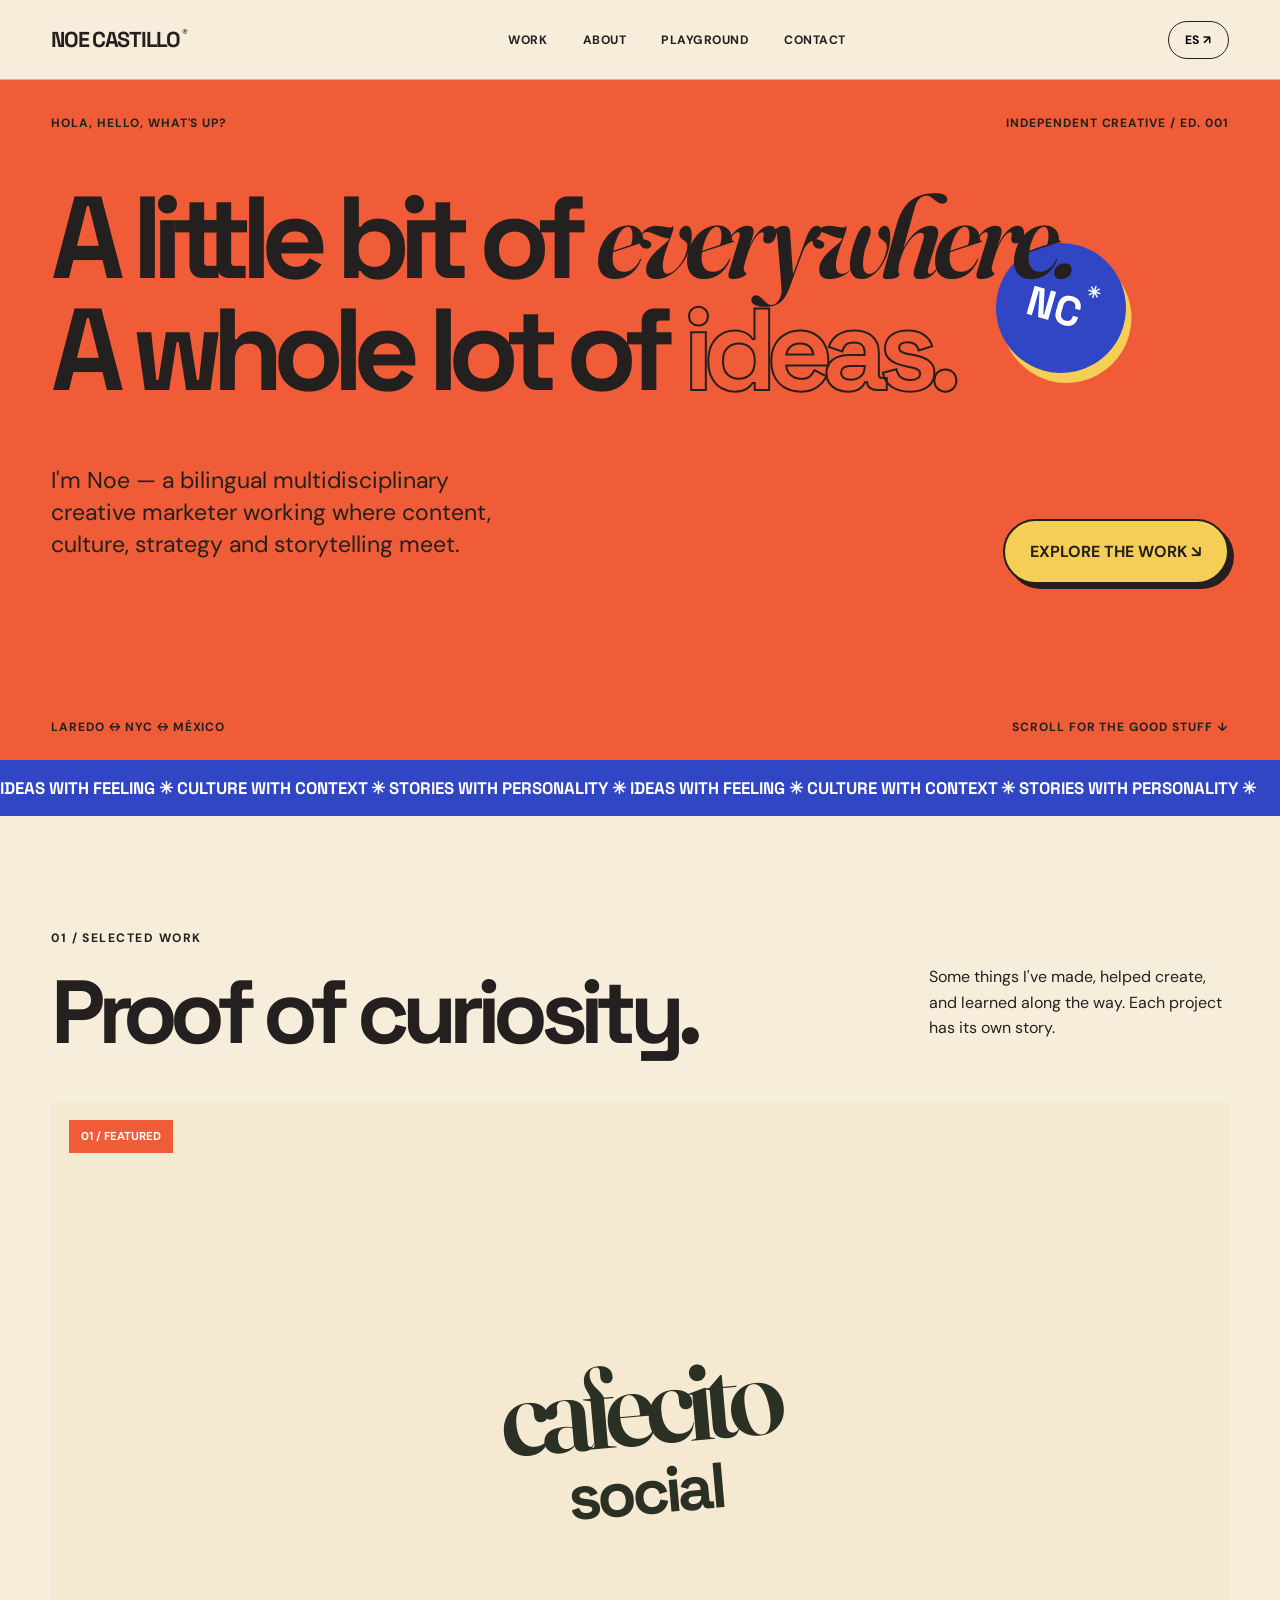
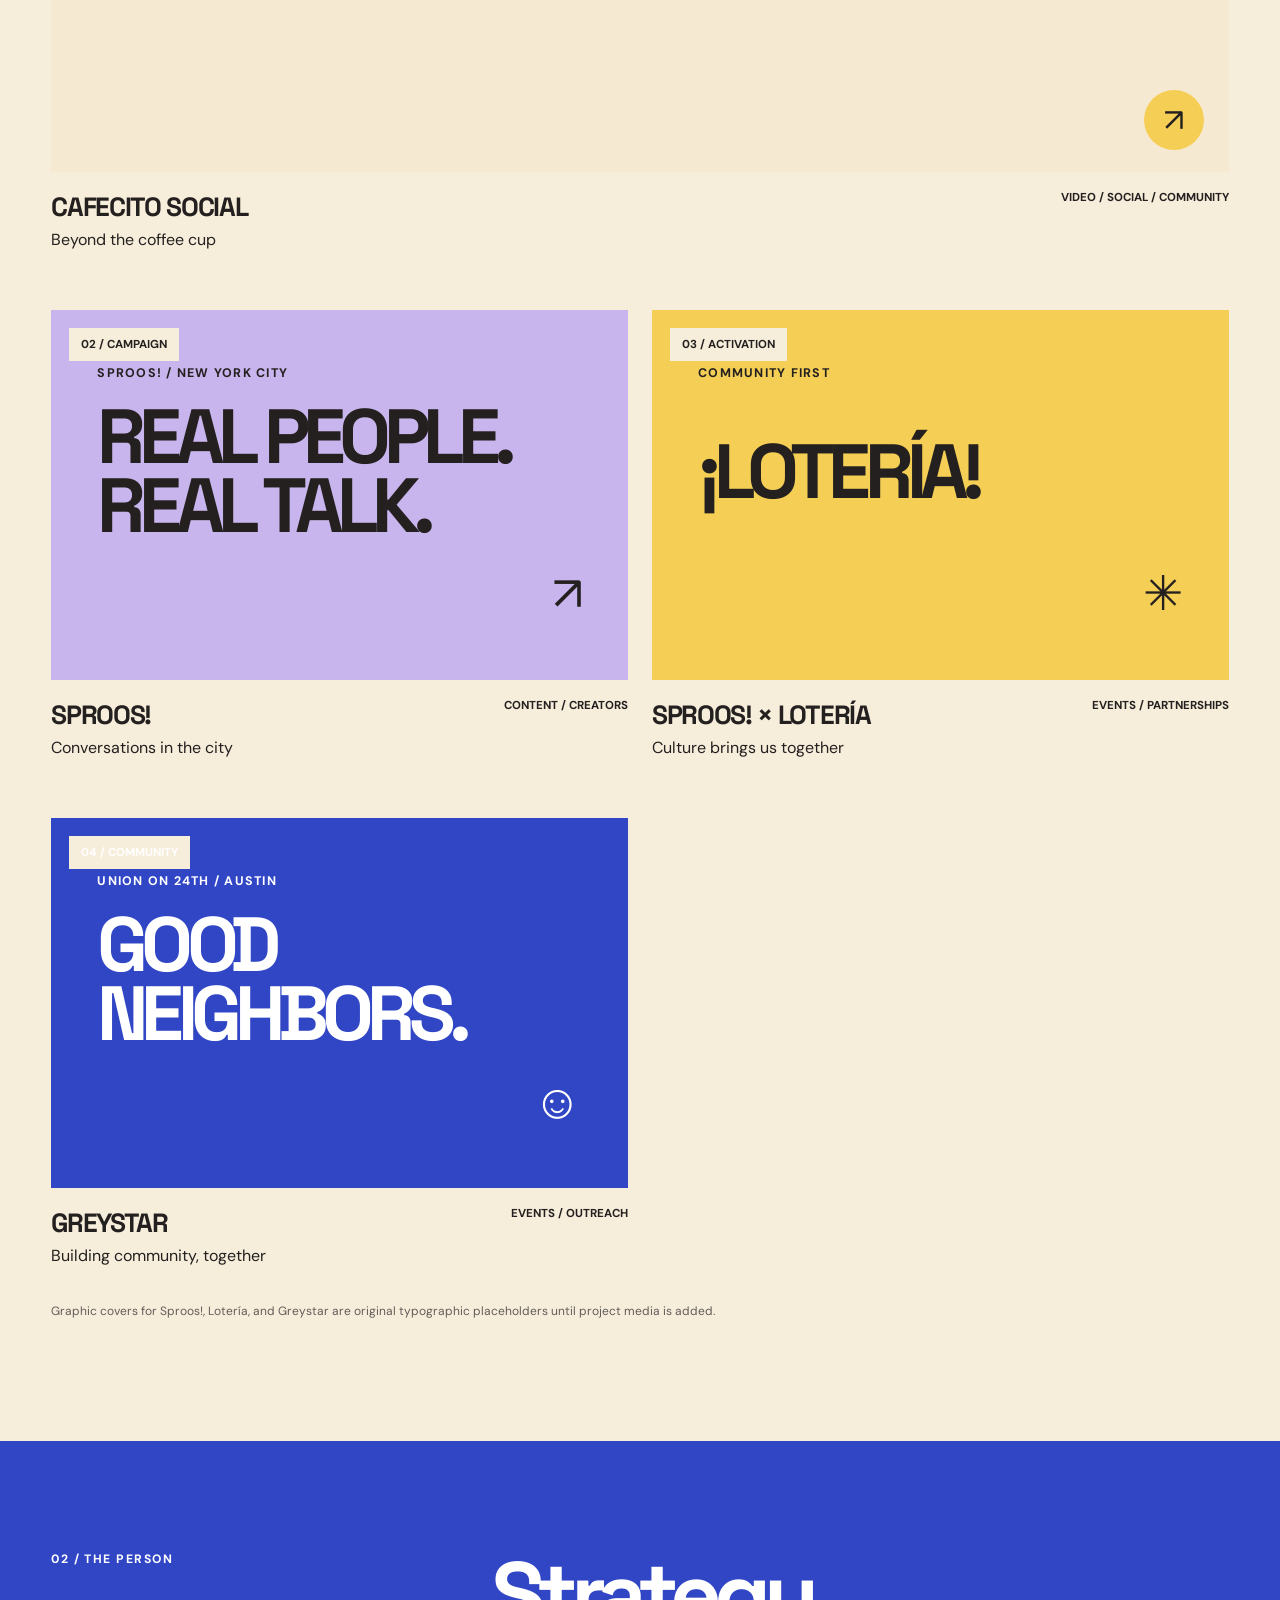
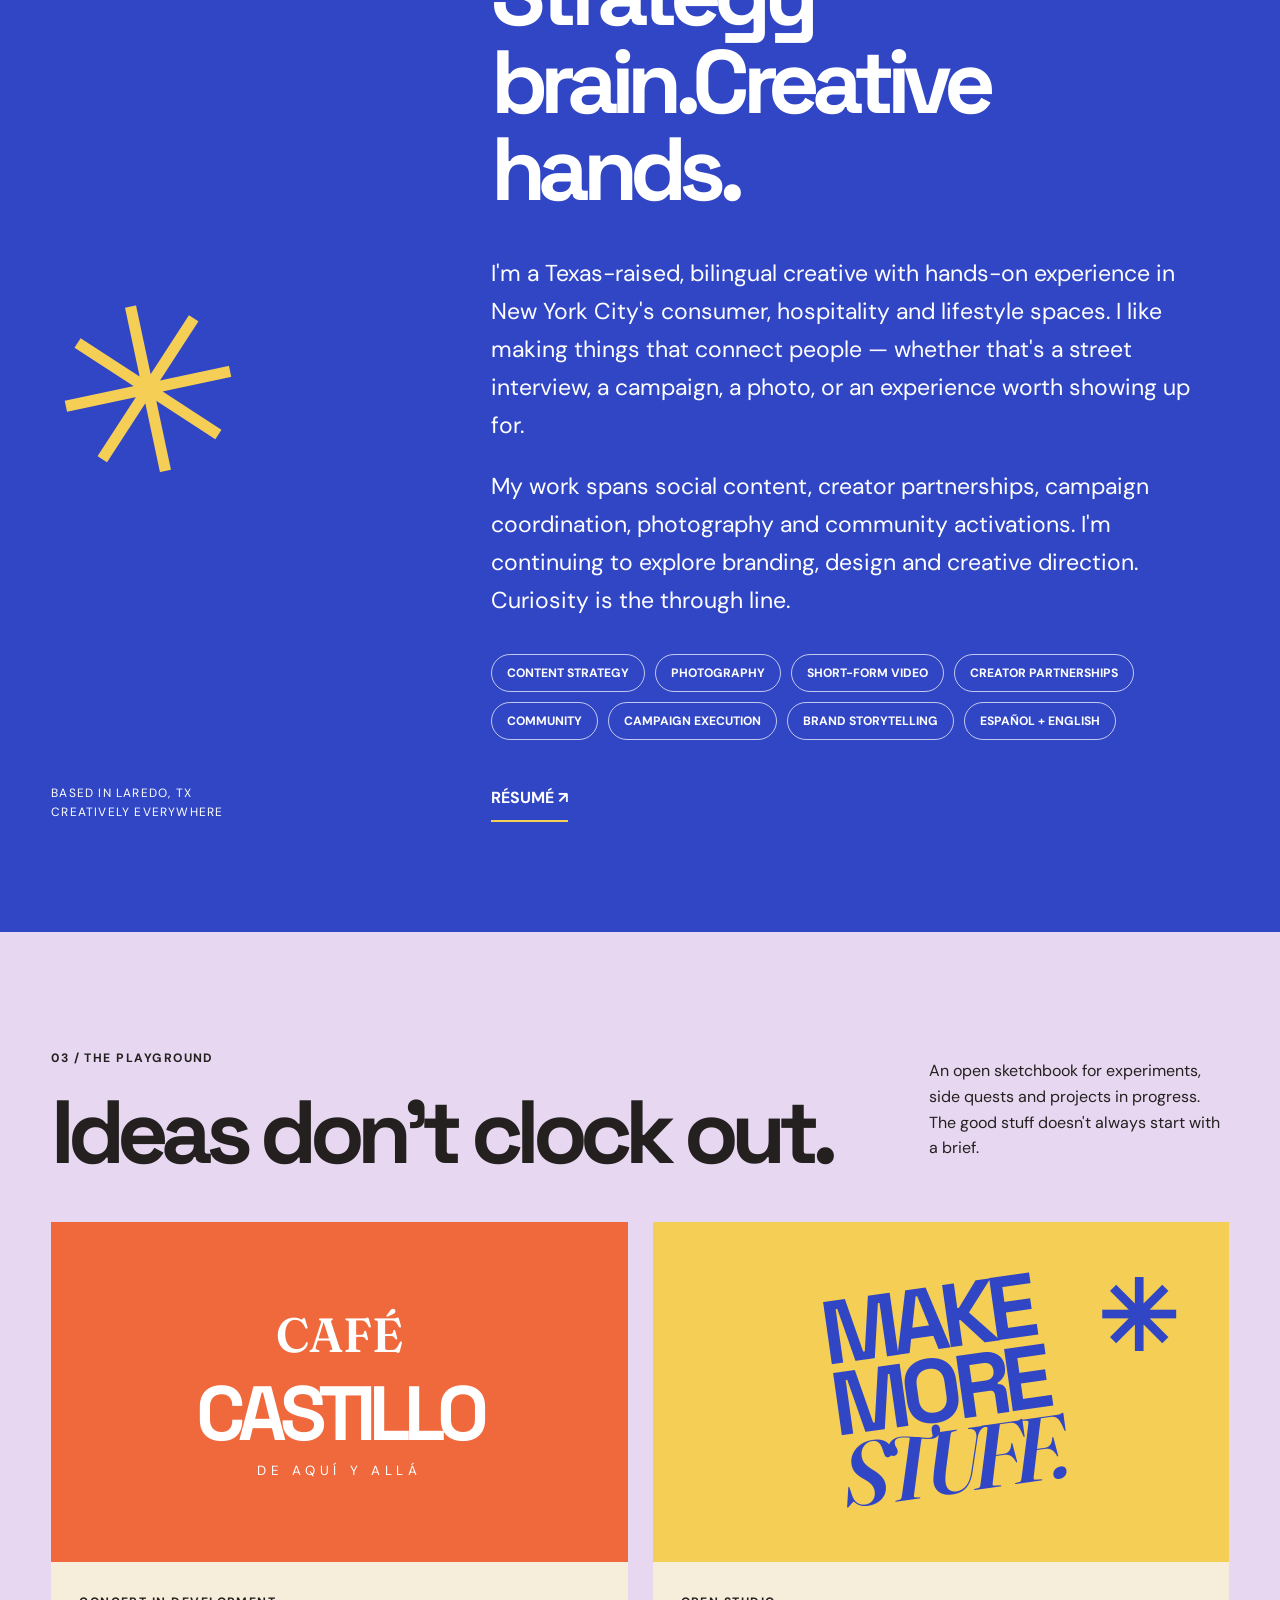
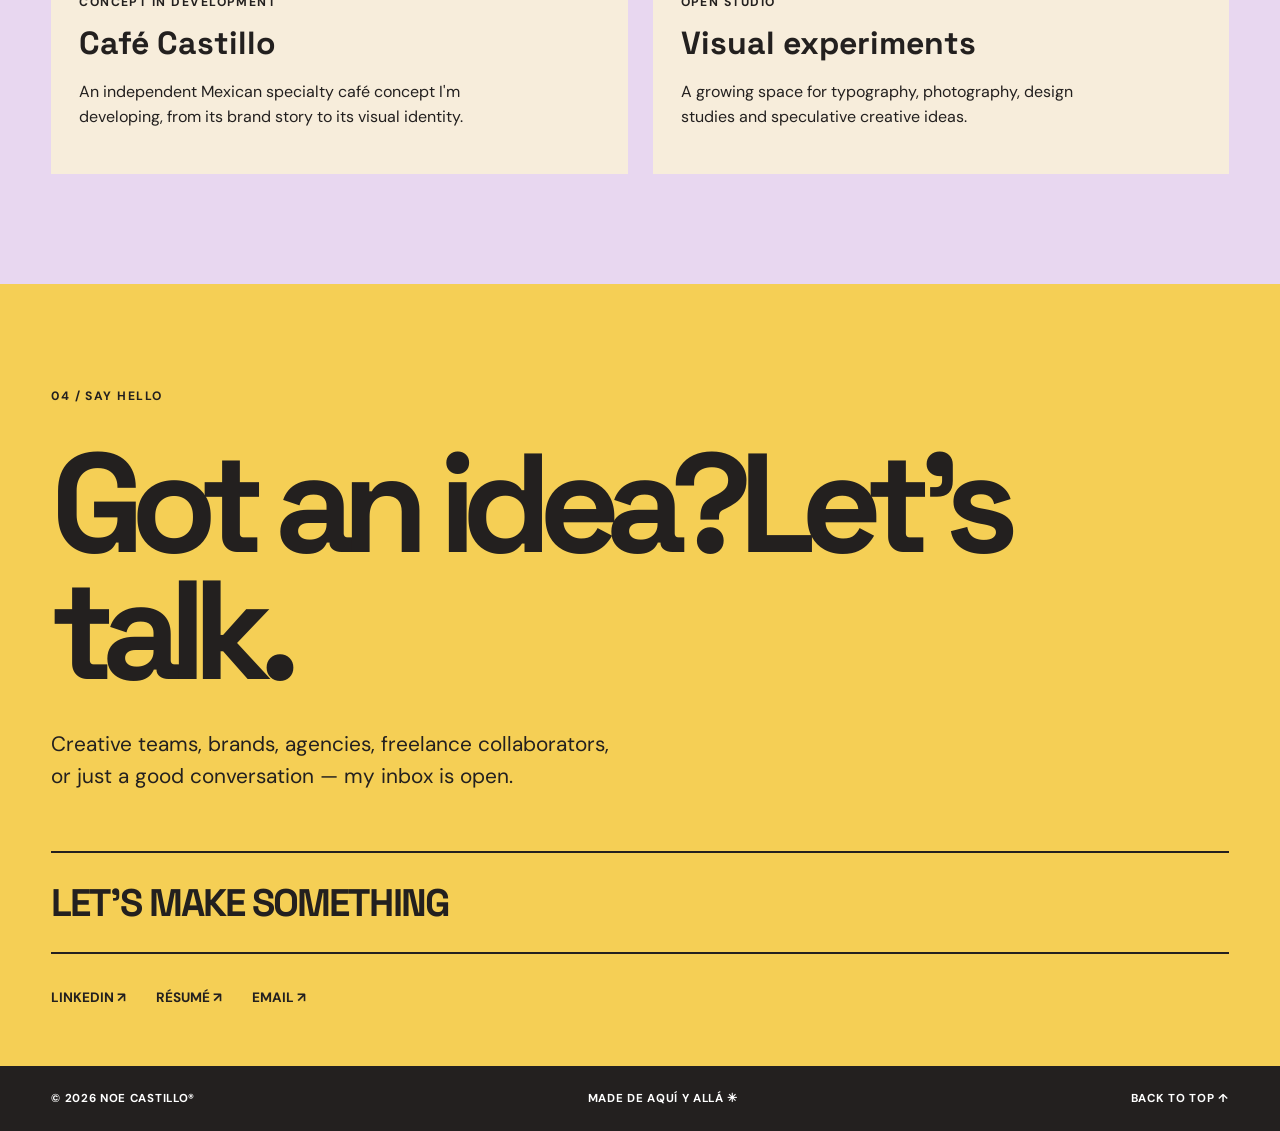
<file: index.html>
<!DOCTYPE html>

<html lang="en"><head><meta charset="utf-8"/><meta content="width=device-width, initial-scale=1" name="viewport"/><meta content="#f7eddb" name="theme-color"/><meta content="Noe Castillo — multidisciplinary creative marketer working across culture, content, strategy and storytelling." name="description"/><title>NOE CASTILLO® — Creative Marketer</title><link href="https://fonts.googleapis.com" rel="preconnect"/><link crossorigin="" href="https://fonts.gstatic.com" rel="preconnect"/><link href="https://fonts.googleapis.com/css2?family=DM+Sans:wght@400;500;600;700&amp;family=Fraunces:opsz,wght,SOFT,WONK@9..144,600,20,1&amp;family=Space+Grotesk:wght@400;500;600;700&amp;display=swap" rel="stylesheet"/><link href="styles.css" rel="stylesheet"/></head><body>
<a class="skip" href="#work">Skip to work</a><header class="nav"><a aria-label="Noe Castillo home" class="logo" href="#home">NOE CASTILLO<span>®</span></a><nav aria-label="Main navigation"><a data-i="navWork" href="#work">WORK</a><a data-i="navAbout" href="#about">ABOUT</a><a data-i="navPlay" href="#play">PLAYGROUND</a><a data-i="navContact" href="#contact">CONTACT</a></nav><button aria-label="Switch language" class="lang" id="lang">ES <span aria-hidden="true">↗</span></button></header>
<main><section class="hero" id="home"><div class="hero-top"><span class="eyebrow" data-i="heroTop">HOLA, HELLO, WHAT'S UP?</span><span class="edition">INDEPENDENT CREATIVE / ED. 001</span></div><h1><span data-i="hero1">A little bit of</span> <em data-i="hero2">everywhere.</em><br/><span data-i="hero3">A whole lot of</span> <span class="outlined" data-i="hero4">ideas.</span></h1><div class="hero-bottom"><p data-i="heroDesc">I'm Noe — a bilingual multidisciplinary creative marketer working where content, culture, strategy and storytelling meet.</p><a class="round-link" data-i="explore" href="#work">EXPLORE THE WORK <span>↘</span></a></div><div aria-hidden="true" class="hero-sticker">NC<span>✳</span></div><div class="hero-foot"><span>LAREDO ↔ NYC ↔ MÉXICO</span><span>SCROLL FOR THE GOOD STUFF ↓</span></div></section>
<div aria-hidden="true" class="ticker"><div>IDEAS WITH FEELING ✳ CULTURE WITH CONTEXT ✳ STORIES WITH PERSONALITY ✳ IDEAS WITH FEELING ✳ CULTURE WITH CONTEXT ✳ STORIES WITH PERSONALITY ✳</div></div>
<section class="section work" id="work"><div class="section-heading"><div><span class="kicker">01 / <span data-i="selected">SELECTED WORK</span></span><h2 data-i="workTitle">Proof of <em>curiosity.</em></h2></div><p data-i="workIntro">Some things I've made, helped create, and learned along the way. Each project has its own story.</p></div><div class="project-grid"><a class="project project-feature" href="cafecito.html"><div class="project-image cafecito"><div aria-label="Cafecito Social typographic cover" class="cafecito-wordmark"><span>cafecito</span><strong>social</strong></div><span class="corner-tag">01 / FEATURED</span><span class="project-arrow">↗</span></div><div class="project-meta"><div><h3>CAFECITO SOCIAL</h3><p data-i="cafeTag">Beyond the coffee cup</p></div><span data-i="cafeDisc">VIDEO / SOCIAL / COMMUNITY</span></div></a><a class="project" href="sproos.html"><div class="project-image sproos"><div class="type-art"><small>SPROOS! / NEW YORK CITY</small><strong>REAL PEOPLE.<br/>REAL TALK.</strong><span>↗</span></div><span class="corner-tag">02 / CAMPAIGN</span></div><div class="project-meta"><div><h3>SPROOS!</h3><p data-i="sproosTag">Conversations in the city</p></div><span data-i="sproosDisc">CONTENT / CREATORS</span></div></a><a class="project" href="loteria.html"><div class="project-image loteria"><div class="type-art"><small>COMMUNITY FIRST</small><strong>¡LOTERÍA!</strong><span>✳</span></div><span class="corner-tag">03 / ACTIVATION</span></div><div class="project-meta"><div><h3>SPROOS! × LOTERÍA</h3><p data-i="loteriaTag">Culture brings us together</p></div><span data-i="loteriaDisc">EVENTS / PARTNERSHIPS</span></div></a><a class="project" href="greystar.html"><div class="project-image greystar"><div class="type-art"><small>UNION ON 24TH / AUSTIN</small><strong>GOOD<br/>NEIGHBORS.</strong><span>☺</span></div><span class="corner-tag">04 / COMMUNITY</span></div><div class="project-meta"><div><h3>GREYSTAR</h3><p data-i="greystarTag">Building community, together</p></div><span data-i="greystarDisc">EVENTS / OUTREACH</span></div></a></div><p class="work-note" data-i="placeholderNote">Graphic covers for Sproos!, Lotería, and Greystar are original typographic placeholders until project media is added.</p></section>
<section class="about section" id="about"><div class="about-side"><span class="kicker">02 / <span data-i="aboutLabel">THE PERSON</span></span><div class="asterisk">✳</div><span class="location">BASED IN LAREDO, TX<br/>CREATIVELY EVERYWHERE</span></div><div class="about-main"><h2 data-i="aboutHeadline">Strategy brain.<br/><em>Creative hands.</em></h2><p data-i="aboutP1">I'm a Texas-raised, bilingual creative with hands-on experience in New York City's consumer, hospitality and lifestyle spaces. I like making things that connect people — whether that's a street interview, a campaign, a photo, or an experience worth showing up for.</p><p data-i="aboutP2">My work spans social content, creator partnerships, campaign coordination, photography and community activations. I'm continuing to explore branding, design and creative direction. Curiosity is the through line.</p><div class="skill-cloud"><span>CONTENT STRATEGY</span><span>PHOTOGRAPHY</span><span>SHORT-FORM VIDEO</span><span>CREATOR PARTNERSHIPS</span><span>COMMUNITY</span><span>CAMPAIGN EXECUTION</span><span>BRAND STORYTELLING</span><span>ESPAÑOL + ENGLISH</span></div><a class="text-link" href="Noe_Castillo_Original_Resume.pdf" target="_blank" rel="noopener" data-i="resumeLink">VIEW RÉSUMÉ ↗</a></div></section>
<section class="play section" id="play"><div class="section-heading"><div><span class="kicker">03 / <span data-i="playLabel">THE PLAYGROUND</span></span><h2 data-i="playTitle">Ideas don't <em>clock out.</em></h2></div><p data-i="playIntro">An open sketchbook for experiments, side quests and projects in progress. The good stuff doesn't always start with a brief.</p></div><div class="play-grid"><article class="play-card"><div class="play-art castle"><span>CAFÉ</span><strong>CASTILLO</strong><small>DE AQUÍ Y ALLÁ</small></div><div class="play-text"><span class="kicker">CONCEPT IN DEVELOPMENT</span><h3>Café Castillo</h3><p data-i="castilloText">An independent Mexican specialty café concept I'm developing, from its brand story to its visual identity.</p></div></article><article class="play-card"><div class="play-art experimental"><span>MAKE<br/>MORE<br/><i>STUFF.</i></span><b>✳</b></div><div class="play-text"><span class="kicker">OPEN STUDIO</span><h3 data-i="experimentTitle">Visual experiments</h3><p data-i="experimentText">A growing space for typography, photography, design studies and speculative creative ideas.</p></div></article></div></section>
<section class="contact" id="contact"><span class="kicker">04 / <span data-i="contactLabel">SAY HELLO</span></span><h2 data-i="contactTitle">Got an idea?<br/><em>Let's talk.</em></h2><p data-i="contactDesc">Creative teams, brands, agencies, freelance collaborators, or just a good conversation — my inbox is open.</p><div class="email email-statement" data-i="makeSomething">LET'S MAKE SOMETHING</div><div class="contact-bottom"><a href="https://www.linkedin.com/in/noeacastillo" rel="noopener" target="_blank">LINKEDIN ↗</a><a href="Noe_Castillo_Original_Resume.pdf" target="_blank" rel="noopener" data-i="resumeLink">RÉSUMÉ ↗</a><a href="mailto:noe.garcia71302@gmail.com">EMAIL ↗</a></div></section></main><footer><span>© <span id="year"></span> NOE CASTILLO®</span><span>MADE DE AQUÍ Y ALLÁ ✳</span><a href="#home">BACK TO TOP ↑</a></footer><script src="script.js"></script></body></html>
</file>
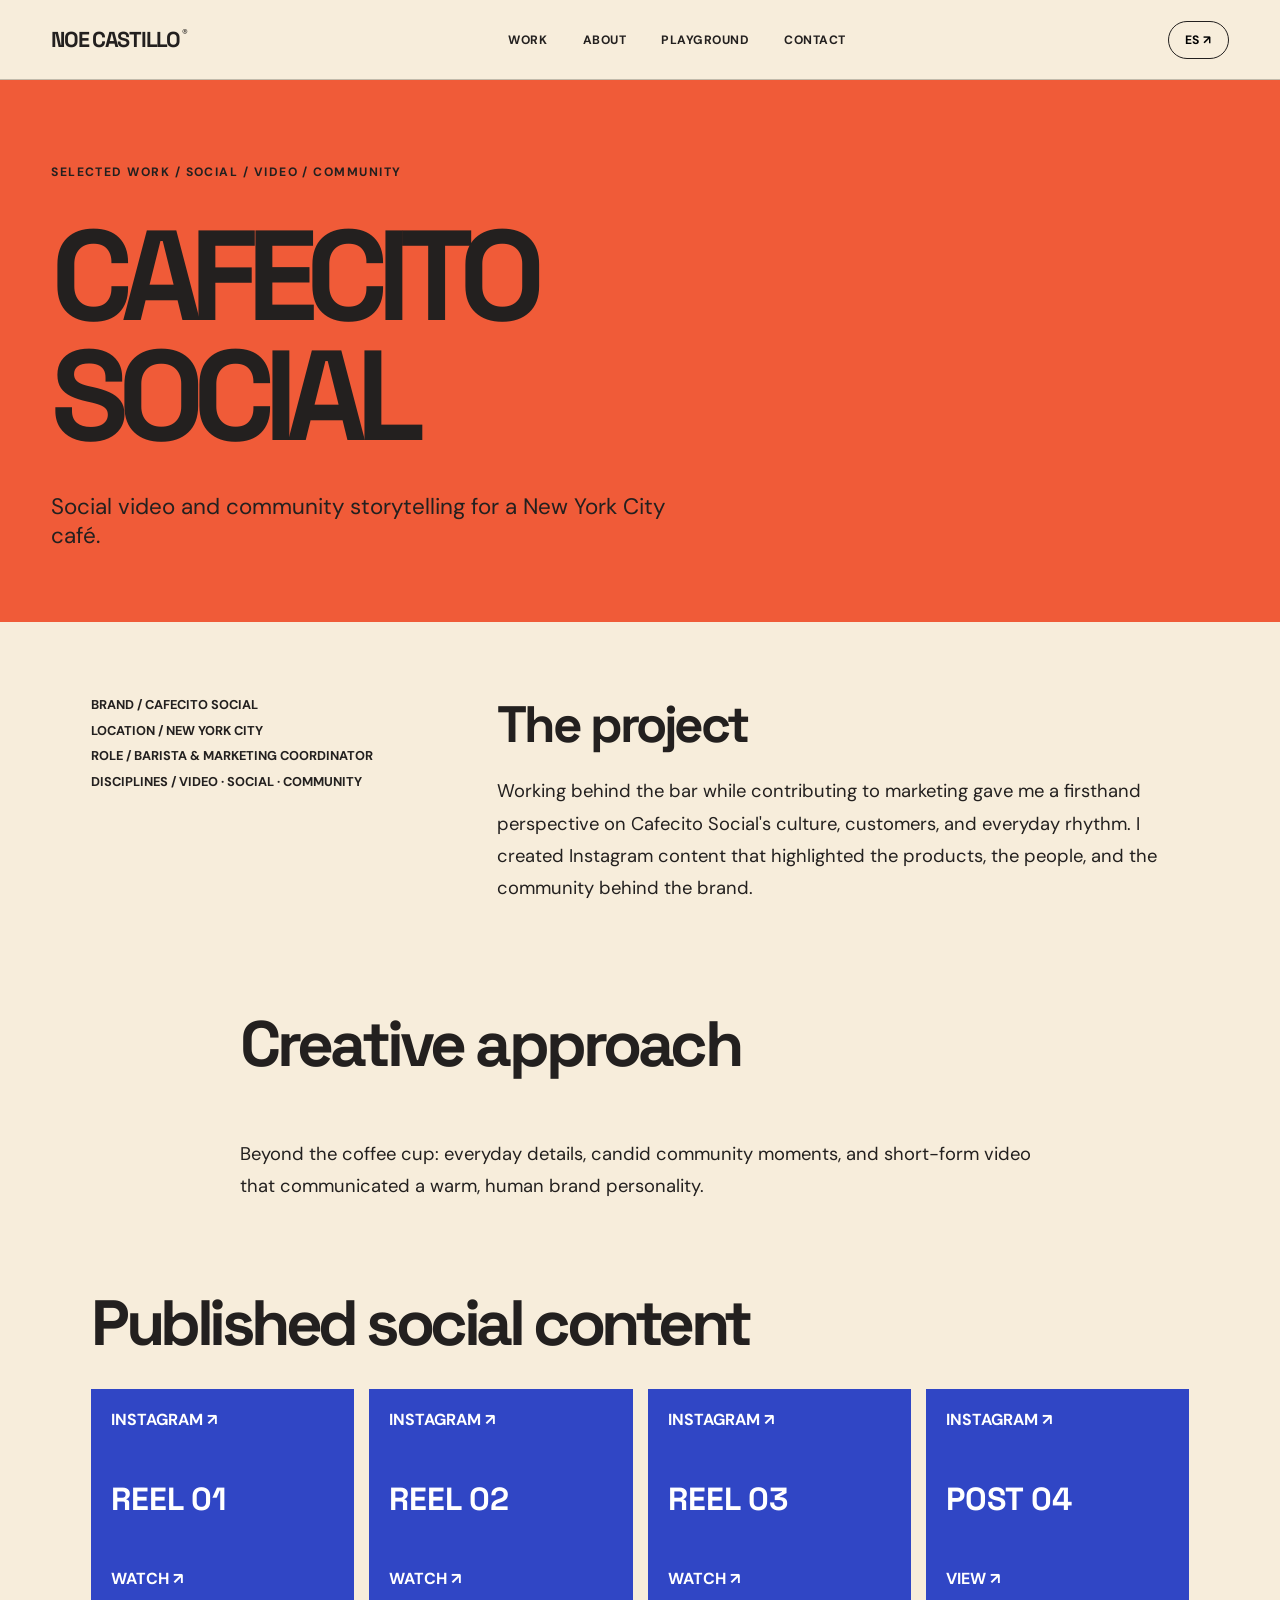
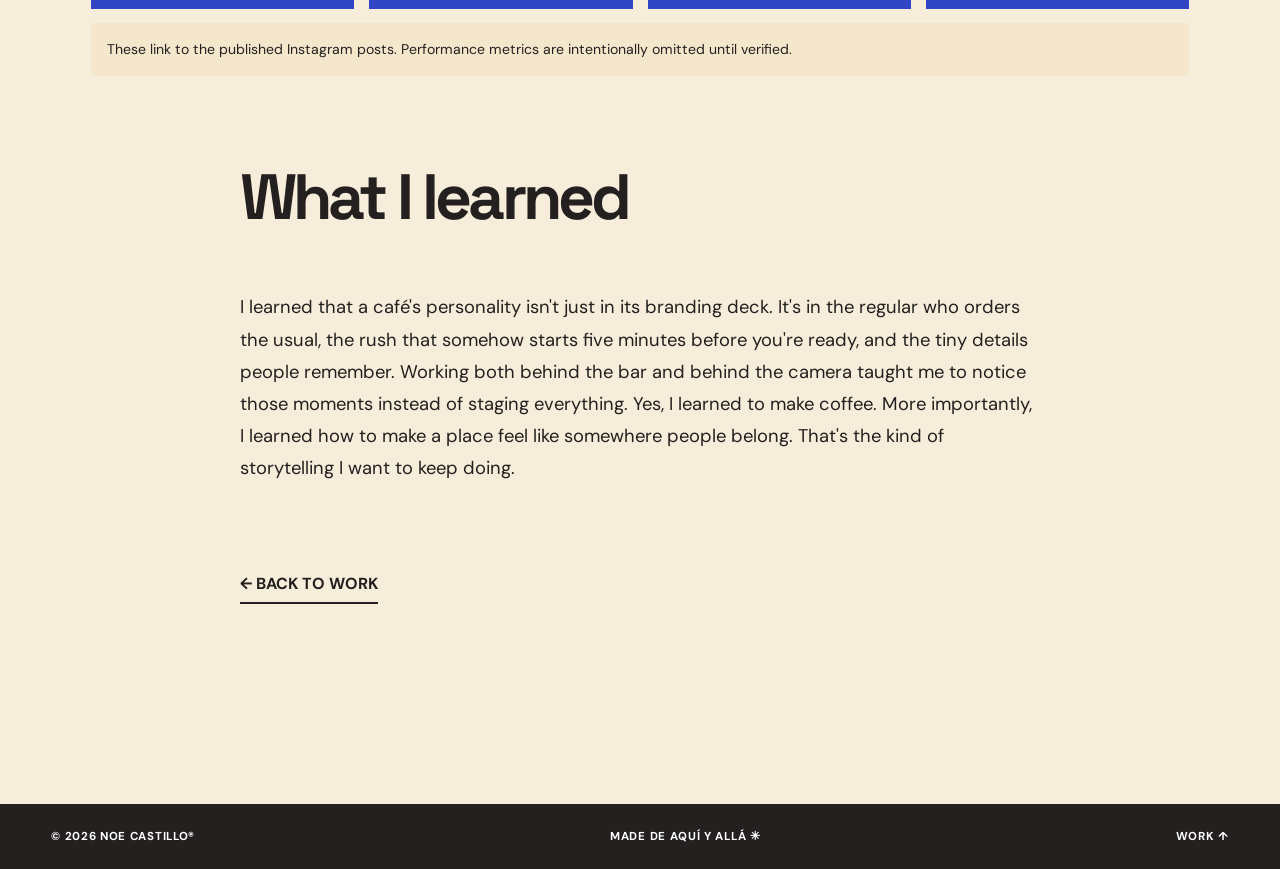
<file: cafecito.html>
<!DOCTYPE html>

<html lang="en"><head><meta charset="utf-8"/><meta content="width=device-width, initial-scale=1" name="viewport"/><meta content="A selected project by Noe Castillo, multidisciplinary creative marketer." name="description"/><title>Cafecito Social — NOE CASTILLO®</title><link href="https://fonts.googleapis.com" rel="preconnect"/><link crossorigin="" href="https://fonts.gstatic.com" rel="preconnect"/><link href="https://fonts.googleapis.com/css2?family=DM+Sans:wght@400;500;600;700&amp;family=Fraunces:opsz,wght@9..144,600&amp;family=Space+Grotesk:wght@400;500;600;700&amp;display=swap" rel="stylesheet"/><link href="styles.css" rel="stylesheet"/></head><body><header class="nav"><a class="logo" href="index.html">NOE CASTILLO<span>®</span></a><nav aria-label="Main navigation"><a data-i="navWork" href="index.html#work">WORK</a><a data-i="navAbout" href="index.html#about">ABOUT</a><a data-i="navPlay" href="index.html#play">PLAYGROUND</a><a data-i="navContact" href="index.html#contact">CONTACT</a></nav><button aria-label="Switch language" class="lang" id="lang">ES ↗</button></header><main><section class="case-hero" style="background:var(--orange)"><span class="kicker">SELECTED WORK / SOCIAL / VIDEO / COMMUNITY</span><h1>CAFECITO<br/>SOCIAL</h1><p data-i="caseCafeSub">Social video and community storytelling for a New York City café.</p></section><div class="case-body"><div class="case-intro"><div class="case-facts">BRAND / CAFECITO SOCIAL<br/>LOCATION / NEW YORK CITY<br/>ROLE / BARISTA &amp; MARKETING COORDINATOR<br/>DISCIPLINES / VIDEO · SOCIAL · COMMUNITY</div><div><h2 data-i="caseOverview">The project</h2><p data-i="caseCafeOverview">Working behind the bar while contributing to marketing gave me a firsthand perspective on Cafecito Social's culture, customers, and everyday rhythm. I created Instagram content that highlighted the products, the people, and the community behind the brand.</p></div></div><div class="case-text"><h2 data-i="caseApproach">Creative approach</h2><p data-i="caseCafeApproach">Beyond the coffee cup: everyday details, candid community moments, and short-form video that communicated a warm, human brand personality.</p></div><h2 class="case-subheading" data-i="caseVideo">Published social content</h2><div class="video-links"><a href="https://www.instagram.com/reel/DezDLE2BygX/" rel="noopener" target="_blank"><span>INSTAGRAM ↗</span><strong>REEL 01</strong><span>WATCH ↗</span></a><a href="https://www.instagram.com/reel/DejYHblhF8s/" rel="noopener" target="_blank"><span>INSTAGRAM ↗</span><strong>REEL 02</strong><span>WATCH ↗</span></a><a href="https://www.instagram.com/reel/DeKyX25Bdhj/" rel="noopener" target="_blank"><span>INSTAGRAM ↗</span><strong>REEL 03</strong><span>WATCH ↗</span></a><a href="https://www.instagram.com/p/DaTrTXrimNq/" rel="noopener" target="_blank"><span>INSTAGRAM ↗</span><strong>POST 04</strong><span>VIEW ↗</span></a></div><p class="note" data-i="caseCafeVideoNote">These link to the published Instagram posts. Performance metrics are intentionally omitted until verified.</p><div class="case-text"><h2 data-i="caseTakeaway">What I learned</h2><p data-i="caseCafeTakeaway">I learned that a café's personality isn't just in its branding deck. It's in the regular who orders the usual, the rush that somehow starts five minutes before you're ready, and the tiny details people remember. Working both behind the bar and behind the camera taught me to notice those moments instead of staging everything. Yes, I learned to make coffee. More importantly, I learned how to make a place feel like somewhere people belong. That's the kind of storytelling I want to keep doing.</p><a class="back" data-i="backWork" href="index.html#work">← BACK TO WORK</a></div></div></main><footer><span>© <span id="year"></span> NOE CASTILLO®</span><span>MADE DE AQUÍ Y ALLÁ ✳</span><a href="index.html#work">WORK ↑</a></footer><script src="script.js"></script></body></html>
</file>
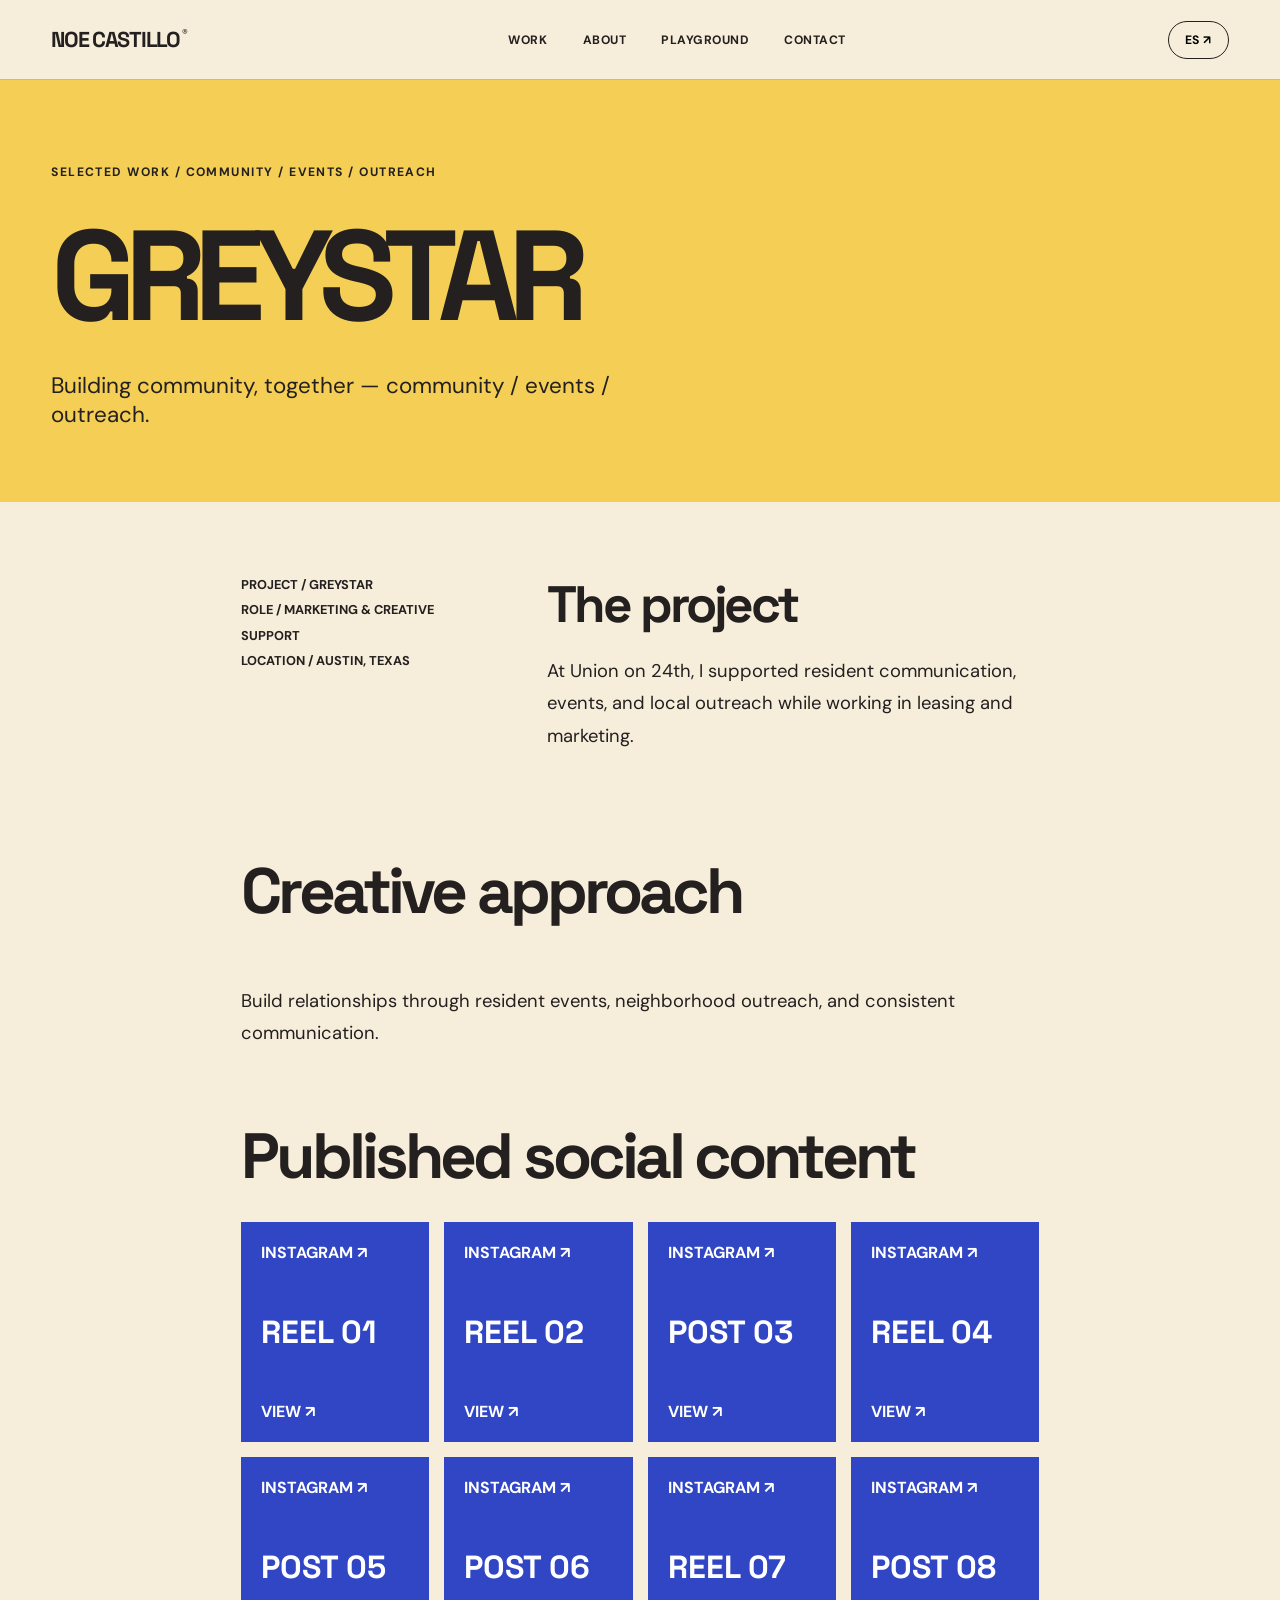
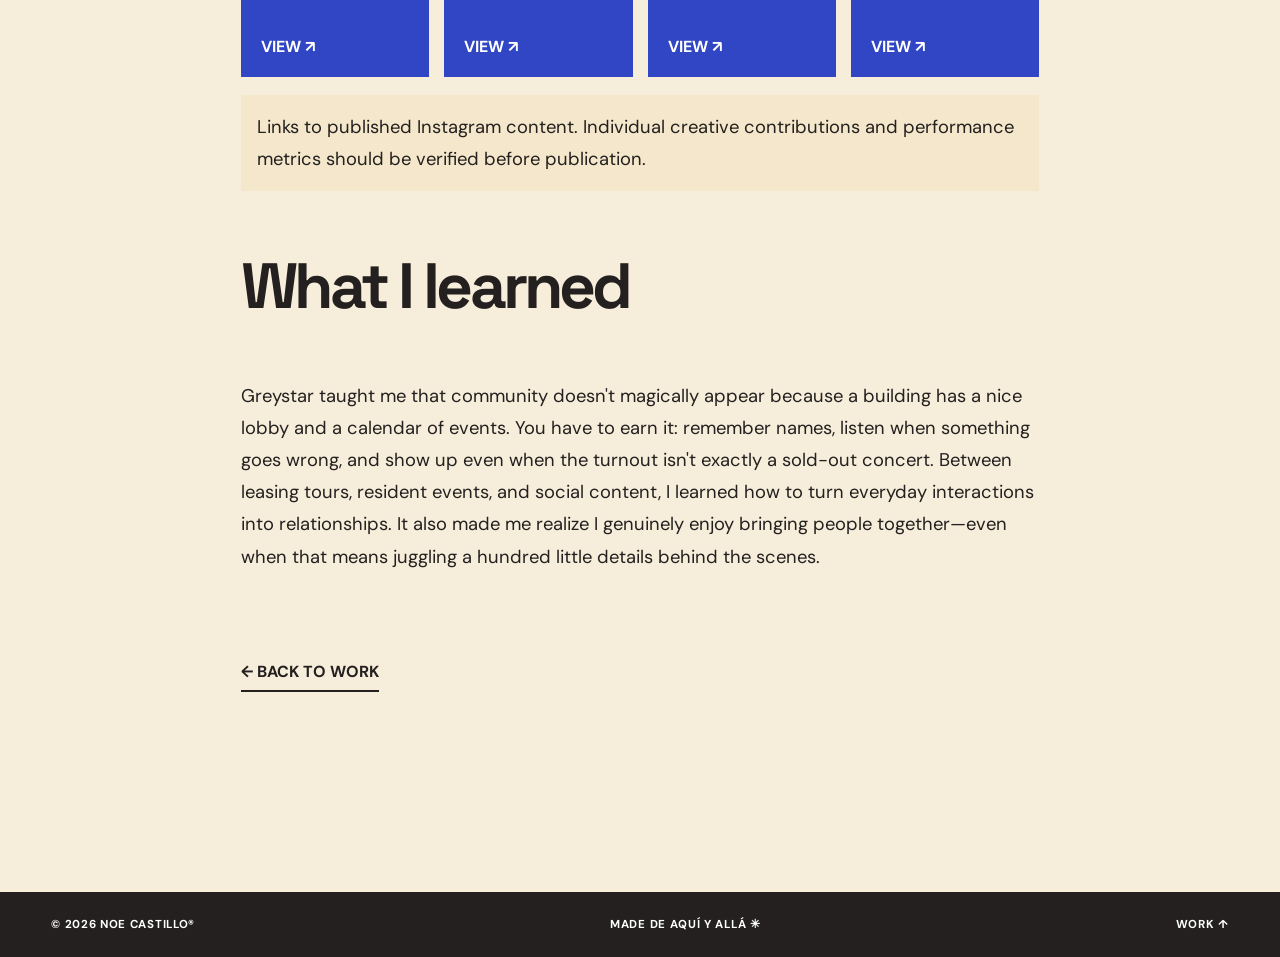
<file: greystar.html>
<!DOCTYPE html>

<html lang="en"><head><meta charset="utf-8"/><meta content="width=device-width, initial-scale=1" name="viewport"/><meta content="A selected project by Noe Castillo, multidisciplinary creative marketer." name="description"/><title>GREYSTAR — NOE CASTILLO®</title><link href="https://fonts.googleapis.com" rel="preconnect"/><link crossorigin="" href="https://fonts.gstatic.com" rel="preconnect"/><link href="https://fonts.googleapis.com/css2?family=DM+Sans:wght@400;500;600;700&amp;family=Fraunces:opsz,wght@9..144,600&amp;family=Space+Grotesk:wght@400;500;600;700&amp;display=swap" rel="stylesheet"/><link href="styles.css" rel="stylesheet"/></head><body><header class="nav"><a class="logo" href="index.html">NOE CASTILLO<span>®</span></a><nav aria-label="Main navigation"><a data-i="navWork" href="index.html#work">WORK</a><a data-i="navAbout" href="index.html#about">ABOUT</a><a data-i="navPlay" href="index.html#play">PLAYGROUND</a><a data-i="navContact" href="index.html#contact">CONTACT</a></nav><button aria-label="Switch language" class="lang" id="lang">ES ↗</button></header><main class="simple-case"><section class="case-hero"><span class="kicker">SELECTED WORK / COMMUNITY / EVENTS / OUTREACH</span><h1>GREYSTAR</h1><p data-i="caseGreystarSub">Building community, together — community / events / outreach.</p></section><div class="case-body"><div class="case-intro"><div class="case-facts">PROJECT / GREYSTAR<br/>ROLE / MARKETING &amp; CREATIVE SUPPORT<br/>LOCATION / AUSTIN, TEXAS</div><div><h2 data-i="caseOverview">The project</h2><p data-i="caseGreystarOverview">At Union on 24th, I supported resident communication, events, and local outreach while working in leasing and marketing.</p></div></div><div class="case-text"><h2 data-i="caseApproach">Creative approach</h2><p data-i="caseGreystarApproach">Build relationships through resident events, neighborhood outreach, and consistent communication.</p><h2 class="case-subheading" data-i="caseVideo">Published social content</h2><div class="video-links"><a href="https://www.instagram.com/reel/DJU0VE_B3eW/" rel="noopener noreferrer" target="_blank"><span>INSTAGRAM ↗</span><strong>REEL 01</strong><span>VIEW ↗</span></a><a href="https://www.instagram.com/reel/DG37bQiJsTH/" rel="noopener noreferrer" target="_blank"><span>INSTAGRAM ↗</span><strong>REEL 02</strong><span>VIEW ↗</span></a><a href="https://www.instagram.com/p/DGmF09vNGZZ/" rel="noopener noreferrer" target="_blank"><span>INSTAGRAM ↗</span><strong>POST 03</strong><span>VIEW ↗</span></a><a href="https://www.instagram.com/reel/DGRIGUeJbBs/" rel="noopener noreferrer" target="_blank"><span>INSTAGRAM ↗</span><strong>REEL 04</strong><span>VIEW ↗</span></a><a href="https://www.instagram.com/p/DEic7SJpXDv/" rel="noopener noreferrer" target="_blank"><span>INSTAGRAM ↗</span><strong>POST 05</strong><span>VIEW ↗</span></a><a href="https://www.instagram.com/p/DA36kX5SSl4/" rel="noopener noreferrer" target="_blank"><span>INSTAGRAM ↗</span><strong>POST 06</strong><span>VIEW ↗</span></a><a href="https://www.instagram.com/reel/C-tNUDdJZ-h/" rel="noopener noreferrer" target="_blank"><span>INSTAGRAM ↗</span><strong>REEL 07</strong><span>VIEW ↗</span></a><a href="https://www.instagram.com/p/C-DdhVRutGa/" rel="noopener noreferrer" target="_blank"><span>INSTAGRAM ↗</span><strong>POST 08</strong><span>VIEW ↗</span></a></div><p class="note">Links to published Instagram content. Individual creative contributions and performance metrics should be verified before publication.</p><h2 data-i="caseTakeaway">What I learned</h2><p data-i="caseGreystarTakeaway">Greystar taught me that community doesn't magically appear because a building has a nice lobby and a calendar of events. You have to earn it: remember names, listen when something goes wrong, and show up even when the turnout isn't exactly a sold-out concert. Between leasing tours, resident events, and social content, I learned how to turn everyday interactions into relationships. It also made me realize I genuinely enjoy bringing people together—even when that means juggling a hundred little details behind the scenes.</p><a class="back" data-i="backWork" href="index.html#work">← BACK TO WORK</a></div></div></main><footer><span>© <span id="year"></span> NOE CASTILLO®</span><span>MADE DE AQUÍ Y ALLÁ ✳</span><a href="index.html#work">WORK ↑</a></footer><script src="script.js"></script></body></html>
</file>
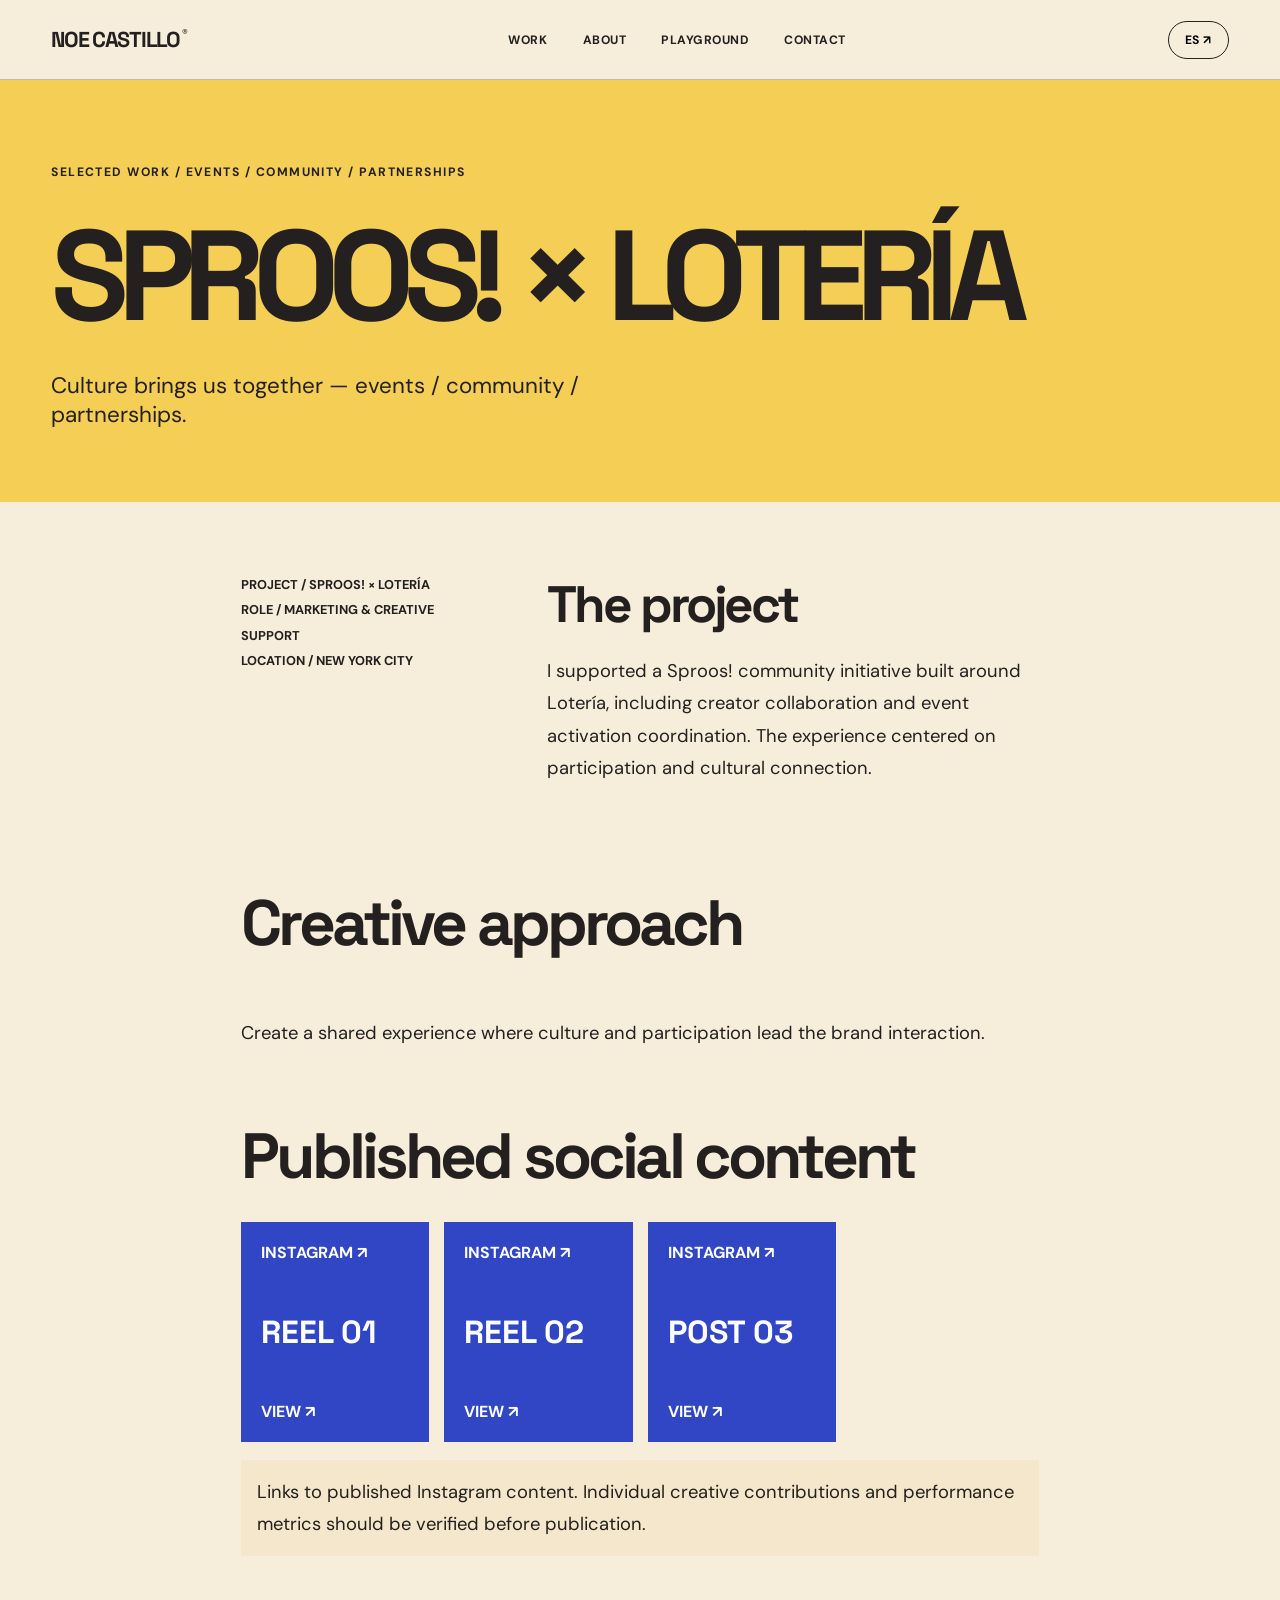
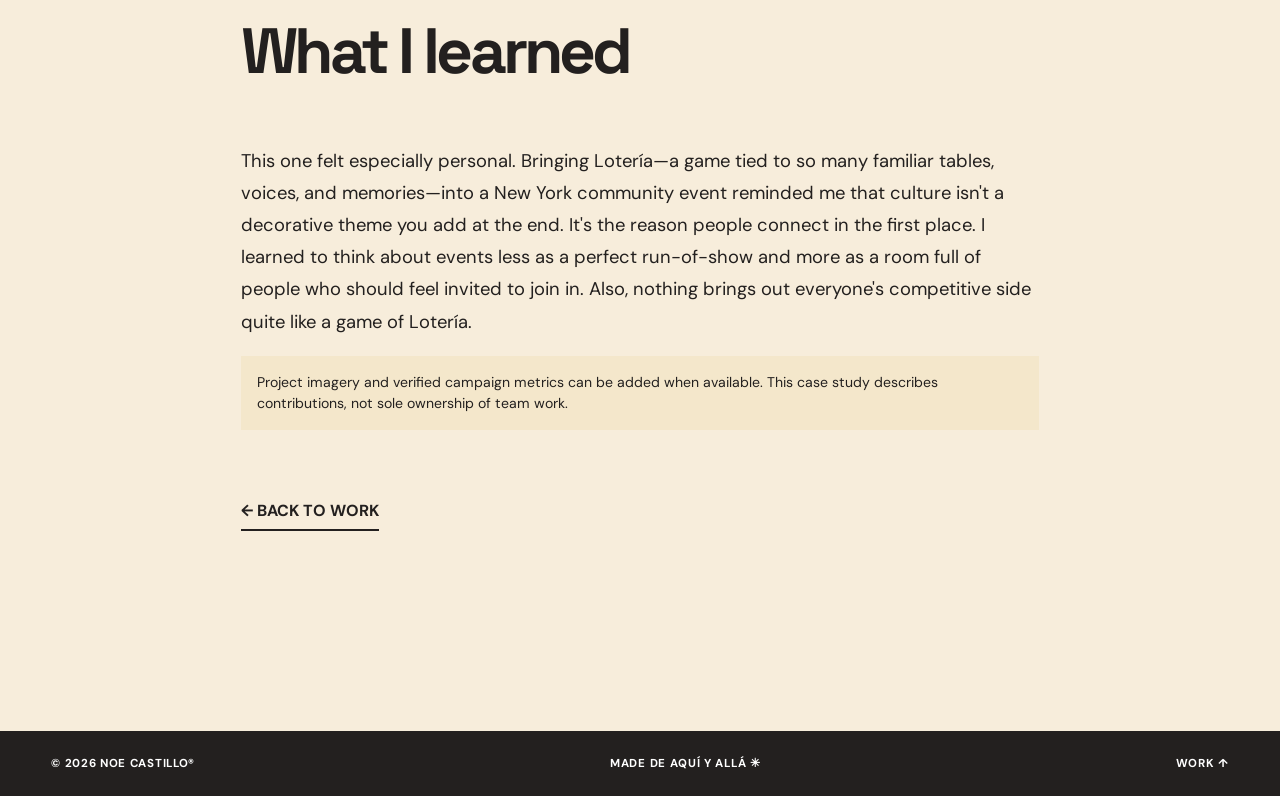
<file: loteria.html>
<!DOCTYPE html>

<html lang="en"><head><meta charset="utf-8"/><meta content="width=device-width, initial-scale=1" name="viewport"/><meta content="A selected project by Noe Castillo, multidisciplinary creative marketer." name="description"/><title>SPROOS! × LOTERÍA — NOE CASTILLO®</title><link href="https://fonts.googleapis.com" rel="preconnect"/><link crossorigin="" href="https://fonts.gstatic.com" rel="preconnect"/><link href="https://fonts.googleapis.com/css2?family=DM+Sans:wght@400;500;600;700&amp;family=Fraunces:opsz,wght@9..144,600&amp;family=Space+Grotesk:wght@400;500;600;700&amp;display=swap" rel="stylesheet"/><link href="styles.css" rel="stylesheet"/></head><body><header class="nav"><a class="logo" href="index.html">NOE CASTILLO<span>®</span></a><nav aria-label="Main navigation"><a data-i="navWork" href="index.html#work">WORK</a><a data-i="navAbout" href="index.html#about">ABOUT</a><a data-i="navPlay" href="index.html#play">PLAYGROUND</a><a data-i="navContact" href="index.html#contact">CONTACT</a></nav><button aria-label="Switch language" class="lang" id="lang">ES ↗</button></header><main class="simple-case"><section class="case-hero"><span class="kicker">SELECTED WORK / EVENTS / COMMUNITY / PARTNERSHIPS</span><h1>SPROOS! × LOTERÍA</h1><p data-i="caseLoteriaSub">Culture brings us together — events / community / partnerships.</p></section><div class="case-body"><div class="case-intro"><div class="case-facts">PROJECT / SPROOS! × LOTERÍA<br/>ROLE / MARKETING &amp; CREATIVE SUPPORT<br/>LOCATION / NEW YORK CITY</div><div><h2 data-i="caseOverview">The project</h2><p data-i="caseLoteriaOverview">I supported a Sproos! community initiative built around Lotería, including creator collaboration and event activation coordination. The experience centered on participation and cultural connection.</p></div></div><div class="case-text"><h2 data-i="caseApproach">Creative approach</h2><p data-i="caseLoteriaApproach">Create a shared experience where culture and participation lead the brand interaction.</p><h2 class="case-subheading" data-i="caseVideo">Published social content</h2><div class="video-links"><a href="https://www.instagram.com/reel/DNGSnQkRNyE/" rel="noopener noreferrer" target="_blank"><span>INSTAGRAM ↗</span><strong>REEL 01</strong><span>VIEW ↗</span></a><a href="https://www.instagram.com/reel/DNEXEE0x4kq/" rel="noopener noreferrer" target="_blank"><span>INSTAGRAM ↗</span><strong>REEL 02</strong><span>VIEW ↗</span></a><a href="https://www.instagram.com/p/DMidy1-xiJO/" rel="noopener noreferrer" target="_blank"><span>INSTAGRAM ↗</span><strong>POST 03</strong><span>VIEW ↗</span></a></div><p class="note">Links to published Instagram content. Individual creative contributions and performance metrics should be verified before publication.</p><h2 data-i="caseTakeaway">What I learned</h2><p data-i="caseLoteriaTakeaway">This one felt especially personal. Bringing Lotería—a game tied to so many familiar tables, voices, and memories—into a New York community event reminded me that culture isn't a decorative theme you add at the end. It's the reason people connect in the first place. I learned to think about events less as a perfect run-of-show and more as a room full of people who should feel invited to join in. Also, nothing brings out everyone's competitive side quite like a game of Lotería.</p><div class="note">Project imagery and verified campaign metrics can be added when available. This case study describes contributions, not sole ownership of team work.</div><a class="back" data-i="backWork" href="index.html#work">← BACK TO WORK</a></div></div></main><footer><span>© <span id="year"></span> NOE CASTILLO®</span><span>MADE DE AQUÍ Y ALLÁ ✳</span><a href="index.html#work">WORK ↑</a></footer><script src="script.js"></script></body></html>
</file>
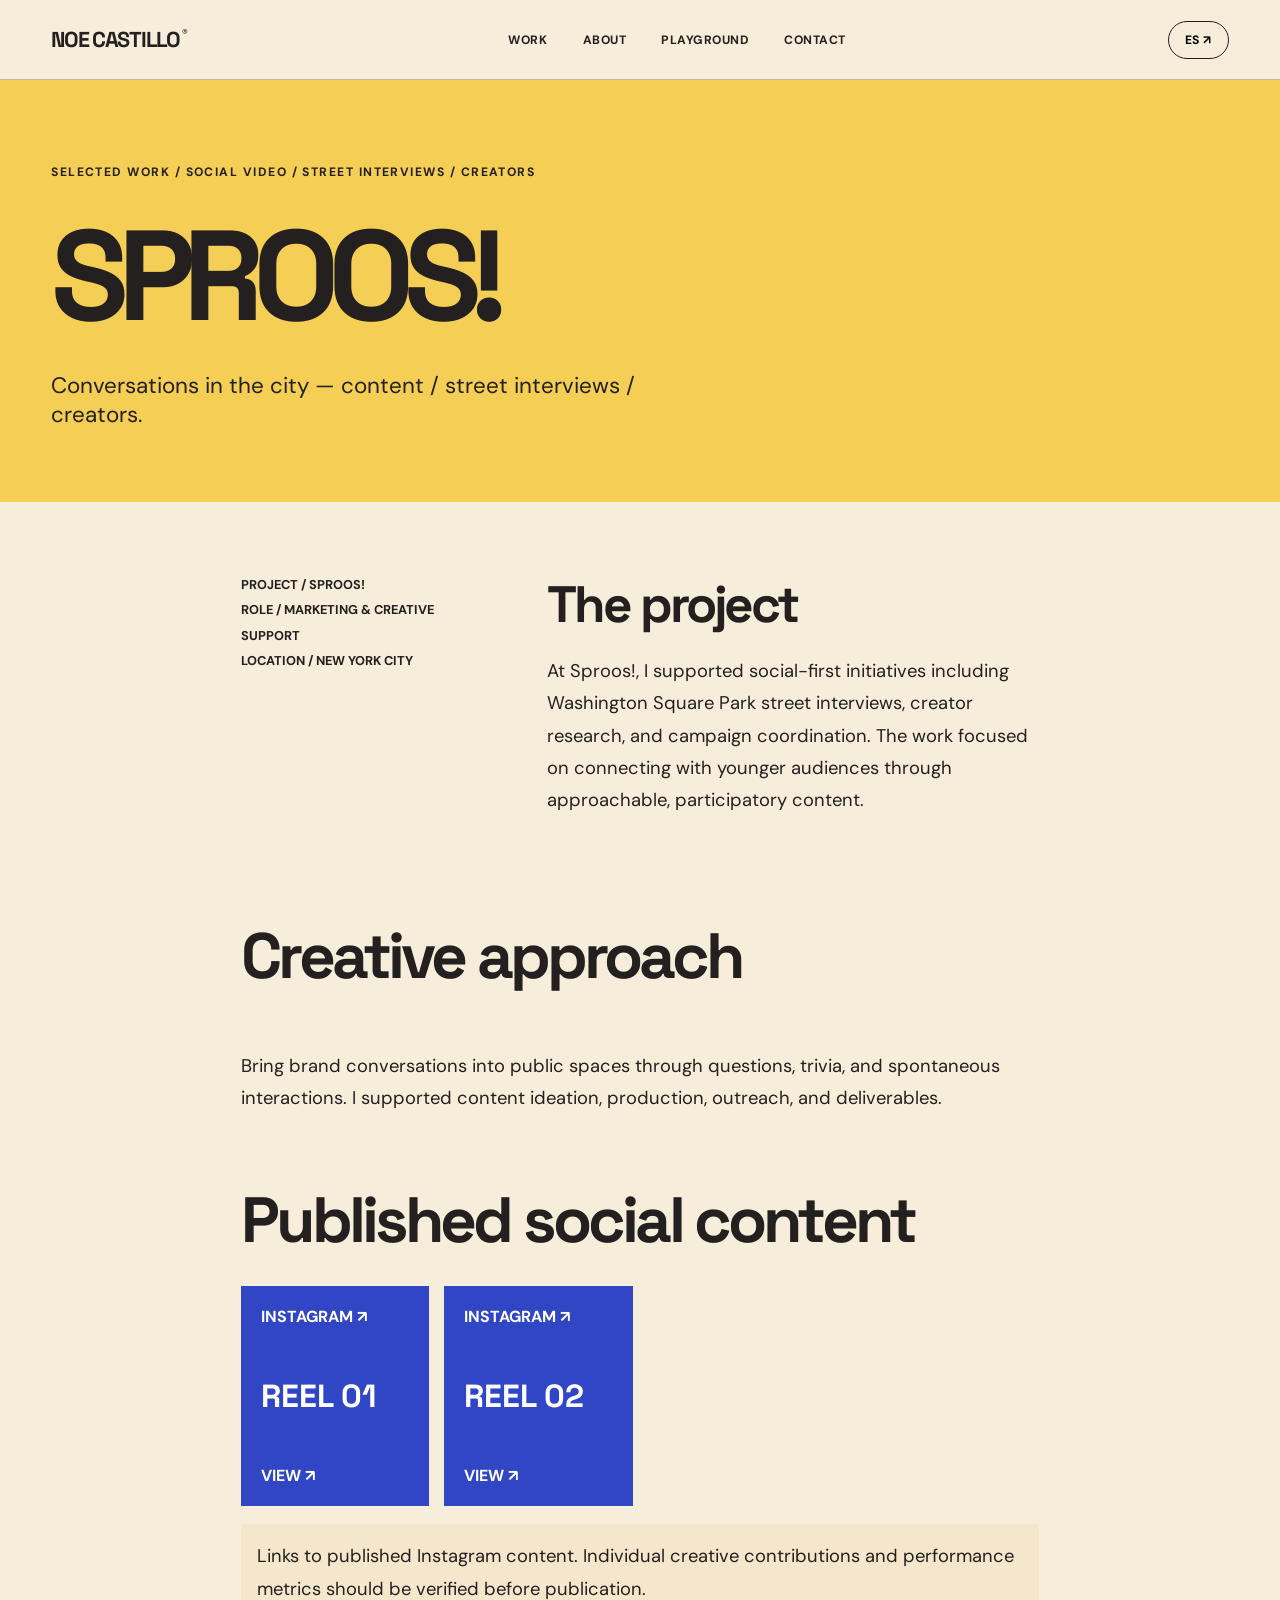
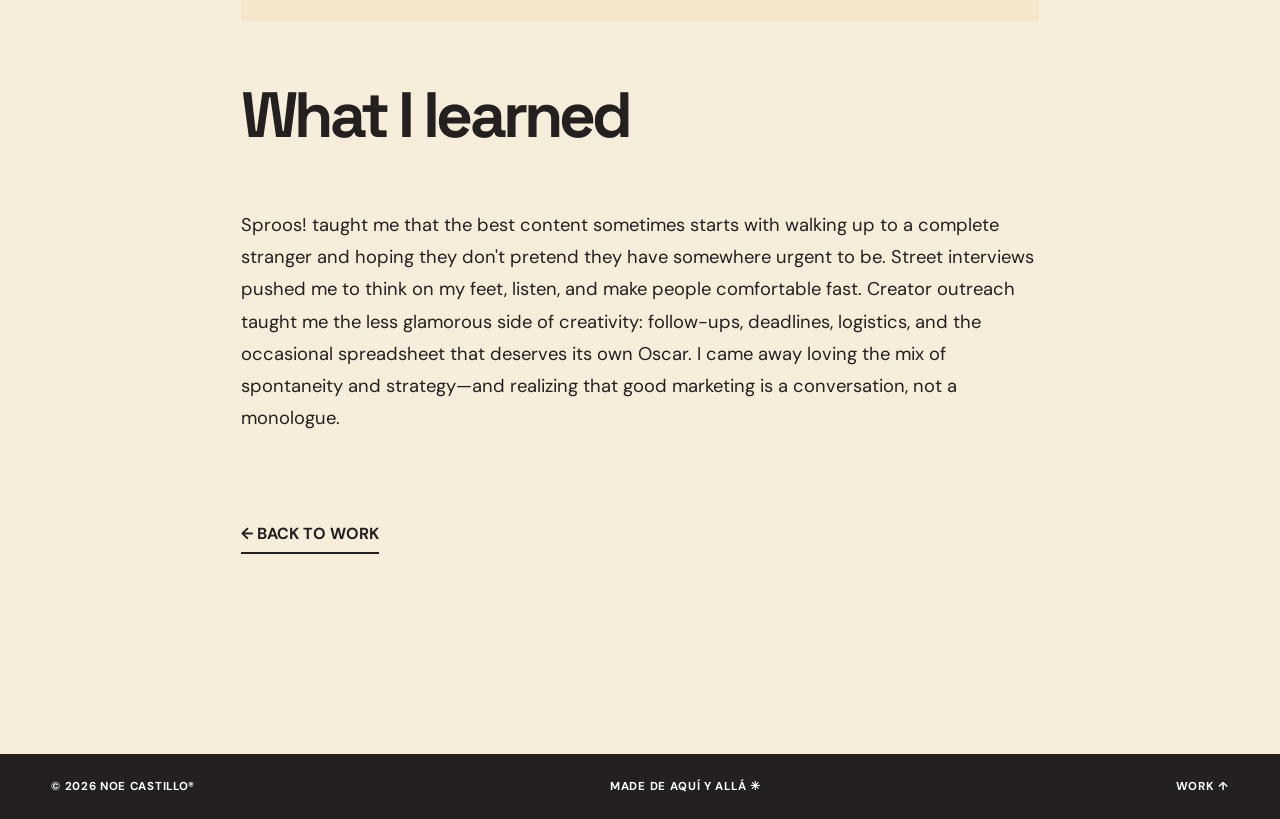
<file: sproos.html>
<!DOCTYPE html>

<html lang="en"><head><meta charset="utf-8"/><meta content="width=device-width, initial-scale=1" name="viewport"/><meta content="A selected project by Noe Castillo, multidisciplinary creative marketer." name="description"/><title>SPROOS! — NOE CASTILLO®</title><link href="https://fonts.googleapis.com" rel="preconnect"/><link crossorigin="" href="https://fonts.gstatic.com" rel="preconnect"/><link href="https://fonts.googleapis.com/css2?family=DM+Sans:wght@400;500;600;700&amp;family=Fraunces:opsz,wght@9..144,600&amp;family=Space+Grotesk:wght@400;500;600;700&amp;display=swap" rel="stylesheet"/><link href="styles.css" rel="stylesheet"/></head><body><header class="nav"><a class="logo" href="index.html">NOE CASTILLO<span>®</span></a><nav aria-label="Main navigation"><a data-i="navWork" href="index.html#work">WORK</a><a data-i="navAbout" href="index.html#about">ABOUT</a><a data-i="navPlay" href="index.html#play">PLAYGROUND</a><a data-i="navContact" href="index.html#contact">CONTACT</a></nav><button aria-label="Switch language" class="lang" id="lang">ES ↗</button></header><main class="simple-case"><section class="case-hero"><span class="kicker">SELECTED WORK / SOCIAL VIDEO / STREET INTERVIEWS / CREATORS</span><h1>SPROOS!</h1><p data-i="caseSproosSub">Conversations in the city — content / street interviews / creators.</p></section><div class="case-body"><div class="case-intro"><div class="case-facts">PROJECT / SPROOS!<br/>ROLE / MARKETING &amp; CREATIVE SUPPORT<br/>LOCATION / NEW YORK CITY</div><div><h2 data-i="caseOverview">The project</h2><p data-i="caseSproosOverview">At Sproos!, I supported social-first initiatives including Washington Square Park street interviews, creator research, and campaign coordination. The work focused on connecting with younger audiences through approachable, participatory content.</p></div></div><div class="case-text"><h2 data-i="caseApproach">Creative approach</h2><p data-i="caseSproosApproach">Bring brand conversations into public spaces through questions, trivia, and spontaneous interactions. I supported content ideation, production, outreach, and deliverables.</p><h2 class="case-subheading" data-i="caseVideo">Published social content</h2><div class="video-links"><a href="https://www.instagram.com/reel/DPJ0JXAEceP/" rel="noopener noreferrer" target="_blank"><span>INSTAGRAM ↗</span><strong>REEL 01</strong><span>VIEW ↗</span></a><a href="https://www.instagram.com/reel/DObXqUFET9J/" rel="noopener noreferrer" target="_blank"><span>INSTAGRAM ↗</span><strong>REEL 02</strong><span>VIEW ↗</span></a></div><p class="note">Links to published Instagram content. Individual creative contributions and performance metrics should be verified before publication.</p><h2 data-i="caseTakeaway">What I learned</h2><p data-i="caseSproosTakeaway">Sproos! taught me that the best content sometimes starts with walking up to a complete stranger and hoping they don't pretend they have somewhere urgent to be. Street interviews pushed me to think on my feet, listen, and make people comfortable fast. Creator outreach taught me the less glamorous side of creativity: follow-ups, deadlines, logistics, and the occasional spreadsheet that deserves its own Oscar. I came away loving the mix of spontaneity and strategy—and realizing that good marketing is a conversation, not a monologue.</p><a class="back" data-i="backWork" href="index.html#work">← BACK TO WORK</a></div></div></main><footer><span>© <span id="year"></span> NOE CASTILLO®</span><span>MADE DE AQUÍ Y ALLÁ ✳</span><a href="index.html#work">WORK ↑</a></footer><script src="script.js"></script></body></html>
</file>
<file: styles.css>
:root{--cream:#f7eddb;--ink:#23201f;--orange:#f05b38;--blue:#3046c5;--yellow:#f5cf55;--lilac:#c9b5ed}*{box-sizing:border-box}html{scroll-behavior:smooth}body{margin:0;background:var(--cream);color:var(--ink);font-family:'DM Sans',sans-serif}a{color:inherit;text-decoration:none}button{font:inherit;cursor:pointer}.skip{position:absolute;top:-100px;left:1rem;background:#fff;padding:1rem;z-index:20}.skip:focus{top:1rem}.nav{height:80px;display:flex;align-items:center;justify-content:space-between;padding:0 4%;border-bottom:1px solid rgba(35,32,31,.25);position:relative;z-index:2}.logo{font-family:'Space Grotesk',sans-serif;font-size:1.35rem;font-weight:700;letter-spacing:-.06em}.logo span{font-size:.7rem;vertical-align:top;margin-left:2px}.nav nav{display:flex;gap:2.2rem}.nav nav a,.lang{font-size:.76rem;font-weight:700;letter-spacing:.04em}.nav nav a:hover,.text-link:hover{color:var(--orange)}.lang{border:1px solid var(--ink);background:transparent;border-radius:40px;padding:10px 16px}.hero{min-height:680px;background:var(--orange);padding:35px 4% 25px;position:relative;overflow:hidden;display:flex;flex-direction:column}.hero-top,.hero-foot{display:flex;justify-content:space-between;gap:1rem;font-size:.75rem;font-weight:700;letter-spacing:.08em}.hero h1{font-family:'Space Grotesk',sans-serif;font-size:clamp(3.6rem,9.1vw,10.2rem);letter-spacing:-.095em;line-height:.96;margin:auto 0 35px;max-width:1500px;position:relative;z-index:1}.hero h1 em,.section h2 em,.contact h2 em{font-family:'Fraunces',serif;font-weight:600;letter-spacing:-.07em}.hero .outlined{-webkit-text-stroke:2px var(--ink);color:transparent}.hero-bottom{display:flex;align-items:end;justify-content:space-between;gap:3rem;margin-bottom:85px;position:relative;z-index:1}.hero-bottom p{max-width:460px;font-size:clamp(1.05rem,1.8vw,1.5rem);line-height:1.4}.round-link{background:var(--yellow);border:2px solid var(--ink);border-radius:100px;padding:20px 25px;font-weight:700;white-space:nowrap;box-shadow:5px 5px 0 var(--ink);transition:transform .2s,box-shadow .2s}.round-link:hover{transform:translate(4px,4px);box-shadow:1px 1px 0 var(--ink)}.round-link span{margin-left:2rem}.hero-sticker{position:absolute;right:12%;top:24%;width:130px;height:130px;border-radius:50%;background:var(--blue);color:#fff;display:flex;align-items:center;justify-content:center;font:700 2.6rem 'Space Grotesk';transform:rotate(16deg);box-shadow:8px 8px 0 var(--yellow)}.hero-sticker span{font-size:1rem;align-self:flex-start;margin-top:30px}.hero-foot{margin-top:auto}.ticker{background:var(--blue);color:white;overflow:hidden;white-space:nowrap;font:700 1.05rem 'Space Grotesk';padding:17px 0}.ticker div{width:max-content;animation:marquee 26s linear infinite}@keyframes marquee{to{transform:translateX(-45%)}}.section{padding:110px 4%}.section-heading{display:flex;align-items:end;justify-content:space-between;gap:3rem;margin-bottom:45px}.kicker{font-size:.76rem;font-weight:700;letter-spacing:.12em}.section h2{font:700 clamp(3.2rem,7vw,7.2rem)/.98 'Space Grotesk',sans-serif;letter-spacing:-.085em;margin:22px 0 0}.section-heading p{max-width:300px;line-height:1.6}.project-grid{display:grid;grid-template-columns:1fr 1fr;gap:55px 24px}.project-feature{grid-column:span 2}.project-image{position:relative;overflow:hidden;height:370px}.project-feature .project-image{height:min(63vw,670px)}.project-image img{width:100%;height:100%;object-fit:cover;object-position:center 45%;transition:transform .6s}.project:hover img{transform:scale(1.045)}.cafecito{background:#b18d70}.corner-tag{position:absolute;top:18px;left:18px;background:var(--cream);padding:9px 12px;font-size:.72rem;font-weight:700}.project-arrow{position:absolute;bottom:22px;right:25px;background:var(--yellow);border-radius:50%;width:60px;height:60px;display:grid;place-items:center;font-size:2rem}.project-meta{display:flex;justify-content:space-between;gap:1rem;margin-top:18px}.project-meta h3{font:700 1.65rem 'Space Grotesk';letter-spacing:-.05em;margin:0}.project-meta p{margin:5px 0}.project-meta>span{font-size:.72rem;font-weight:700;text-align:right}.sproos{background:var(--lilac)}.loteria{background:var(--yellow)}.greystar{background:var(--blue);color:white}.type-art{height:100%;padding:55px 8%;display:flex;flex-direction:column;justify-content:space-between}.type-art small{font-size:.78rem;font-weight:700;letter-spacing:.1em}.type-art strong{font:700 clamp(3rem,6vw,6.5rem)/.9 'Space Grotesk';letter-spacing:-.09em}.type-art>span{font-size:3rem;text-align:right}.work-note{font-size:.75rem;color:#625d59;margin-top:32px}.about{background:var(--blue);color:white;display:grid;grid-template-columns:1fr 2fr;gap:6%}.about-side{display:flex;flex-direction:column;justify-content:space-between}.asterisk{font-size:clamp(7rem,18vw,18rem);line-height:1;color:var(--yellow);transform:rotate(-12deg)}.location{font-size:.75rem;line-height:1.6;letter-spacing:.1em}.about-main h2{margin:0 0 40px}.about-main p{font-size:clamp(1.1rem,1.8vw,1.5rem);line-height:1.65;max-width:720px}.skill-cloud{display:flex;flex-wrap:wrap;gap:10px;margin:35px 0}.skill-cloud span{border:1px solid rgba(255,255,255,.7);border-radius:30px;padding:10px 15px;font-size:.76rem;font-weight:700}.text-link{display:inline-block;border-bottom:2px solid var(--yellow);padding:12px 0;font-weight:700}.play{background:#e8d7f0}.play-grid{display:grid;grid-template-columns:1fr 1fr;gap:25px}.play-card{background:var(--cream)}.play-art{height:340px;display:flex;align-items:center;justify-content:center;flex-direction:column;overflow:hidden}.castle{background:#ef693d;color:#fff;transform:translateZ(0)}.castle span{font:600 3rem 'Fraunces'}.castle strong{font:700 clamp(3rem,6vw,6rem) 'Space Grotesk';letter-spacing:-.09em}.castle small{letter-spacing:.35em}.experimental{background:var(--yellow);color:var(--blue);position:relative}.experimental>span{font:700 clamp(3.2rem,7vw,6rem)/.8 'Space Grotesk';letter-spacing:-.09em;transform:rotate(-8deg)}.experimental i{font-family:'Fraunces';font-weight:600}.experimental b{position:absolute;right:9%;top:10%;font-size:6rem}.play-text{padding:28px}.play-text h3{font:700 2rem 'Space Grotesk';margin:12px 0}.play-text p{line-height:1.6;max-width:440px}.contact{background:var(--yellow);padding:100px 4% 60px}.contact h2{font:700 clamp(4.5rem,11vw,12rem)/.9 'Space Grotesk';letter-spacing:-.095em;margin:35px 0}.contact>p{font-size:1.3rem;max-width:580px;line-height:1.5}.email{display:flex;justify-content:space-between;align-items:center;border-top:2px solid var(--ink);border-bottom:2px solid var(--ink);padding:25px 0;margin-top:60px;font:700 clamp(1.3rem,3vw,3rem) 'Space Grotesk';letter-spacing:-.05em}.email:hover{color:var(--blue)}.contact-bottom{display:flex;gap:30px;margin-top:35px;font-weight:700;font-size:.85rem}footer{background:var(--ink);color:white;display:flex;justify-content:space-between;padding:25px 4%;gap:20px;font-size:.72rem;font-weight:700;letter-spacing:.06em}.case-hero{padding:80px 4% 50px;background:var(--lilac)}.case-hero h1{font:700 clamp(4rem,10vw,10rem)/.94 'Space Grotesk';letter-spacing:-.09em;margin:35px 0}.case-hero p{font-size:1.4rem;max-width:650px}.case-body{max-width:1200px;margin:auto;padding:70px 4% 120px}.case-intro{display:grid;grid-template-columns:1fr 2fr;gap:60px;margin-bottom:80px}.case-intro h2{font:700 clamp(2rem,4vw,4rem) 'Space Grotesk';letter-spacing:-.06em;margin:0}.case-intro p,.case-text p{font-size:1.15rem;line-height:1.75}.case-facts{font-size:.8rem;font-weight:700;line-height:2}.gallery{display:grid;grid-template-columns:repeat(6,1fr);gap:14px}.gallery img{width:100%;height:100%;object-fit:cover;display:block}.gallery figure{margin:0;grid-column:span 2;height:420px}.gallery figure:nth-child(1),.gallery figure:nth-child(5){grid-column:span 3;height:510px}.case-text{max-width:800px;margin:80px auto}.case-text h2{font:700 clamp(2.3rem,5vw,4rem) 'Space Grotesk';letter-spacing:-.06em}.video-links{display:grid;grid-template-columns:repeat(4,1fr);gap:15px}.video-links a{background:var(--blue);color:white;min-height:220px;display:flex;flex-direction:column;justify-content:space-between;padding:20px;font-weight:700;transition:transform .2s}.video-links a:hover{transform:translateY(-5px)}.video-links a strong{font:700 2rem 'Space Grotesk'}.back{display:inline-block;margin-top:70px;border-bottom:2px solid var(--ink);padding-bottom:8px;font-weight:700}.note{background:#f4e7cb;padding:16px;font-size:.88rem;line-height:1.5}.simple-case{min-height:55vh}.simple-case .case-hero{background:var(--yellow)}.simple-case .case-body{max-width:900px}@media(max-width:800px){.nav{height:auto;min-height:70px;flex-wrap:wrap;gap:12px;padding:18px 5%}.nav nav{order:3;width:100%;justify-content:space-between;gap:8px}.nav nav a{font-size:.66rem}.hero{min-height:680px;padding:25px 5%}.hero h1{font-size:clamp(3.3rem,12vw,6rem);margin:80px 0 30px}.hero-sticker{right:8%;top:15%;width:85px;height:85px;font-size:1.7rem}.hero-sticker span{margin-top:20px}.hero-bottom{flex-direction:column;align-items:start;margin-bottom:70px;gap:15px}.hero-foot{font-size:.62rem}.edition{font-size:.58rem}.section{padding:75px 5%}.section-heading{display:block}.section h2{font-size:clamp(3.1rem,10vw,5rem)}.section-heading p{max-width:500px}.project-grid,.play-grid{grid-template-columns:1fr}.project-feature{grid-column:auto}.project-image,.project-feature .project-image{height:390px}.project-meta{flex-wrap:wrap}.about{grid-template-columns:1fr}.about-side{flex-direction:row;align-items:start}.asterisk{font-size:6rem}.location{display:none}.contact{padding:75px 5%}.contact h2{font-size:clamp(4.2rem,12vw,7rem)}.gallery figure,.gallery figure:nth-child(1),.gallery figure:nth-child(5){grid-column:span 3;height:340px}.video-links{grid-template-columns:1fr 1fr}.case-intro{grid-template-columns:1fr;gap:25px}.case-hero{padding:60px 5% 40px}.case-body{padding:50px 5% 90px}}@media(max-width:500px){.hero h1{font-size:clamp(3.1rem,12vw,4.7rem)}.hero-top{font-size:.62rem}.project-image,.project-feature .project-image{height:300px}.type-art strong{font-size:3.3rem}.play-art{height:270px}.gallery{gap:8px}.gallery figure,.gallery figure:nth-child(1),.gallery figure:nth-child(5){grid-column:span 6;height:auto;aspect-ratio:4/5}.video-links{grid-template-columns:1fr 1fr}.video-links a{min-height:160px}.video-links a strong{font-size:1.5rem}.contact-bottom{flex-wrap:wrap}footer{flex-wrap:wrap}.project-meta>span{text-align:left}.hero-foot span:last-child{display:none}}@media(prefers-reduced-motion:reduce){html{scroll-behavior:auto}.ticker div{animation:none}*,*:before,*:after{transition:none!important}}
.case-subheading{font:700 clamp(2.4rem,5vw,4.8rem) 'Space Grotesk';letter-spacing:-.07em;margin:65px 0 25px}

/* Typographic featured cover: photography is intentionally reserved for the case study. */
.project-image.cafecito{background:#f6e9d1;display:flex;align-items:center;justify-content:center;overflow:hidden}.cafecito-wordmark{display:flex;flex-direction:column;align-items:center;justify-content:center;color:#2b3024;transform:rotate(-5deg);text-align:center;line-height:.85}.cafecito-wordmark span{font-family:'Fraunces',Georgia,serif;font-weight:600;font-size:clamp(4rem,9vw,9rem);letter-spacing:-.085em}.cafecito-wordmark strong{font-family:'Space Grotesk',sans-serif;font-size:clamp(2.2rem,5vw,5rem);font-weight:700;letter-spacing:-.07em;margin-top:12px}.project-image.cafecito .corner-tag{background:#f05b38;color:#fff}@media(max-width:600px){.cafecito-wordmark span{font-size:clamp(3.6rem,14vw,6rem)}.cafecito-wordmark strong{font-size:clamp(2.2rem,9vw,4rem)}}

/* Portfolio motion: progressive enhancement, with reduced-motion support */
.email-statement{cursor:default}.email-statement:hover{color:inherit}.resume-pending{display:inline-block;font-weight:700;font-size:.8rem;letter-spacing:.03em;opacity:.75}.about-main .resume-pending{border-bottom:2px solid var(--yellow);padding:12px 0}.contact-bottom .resume-pending{font-size:.75rem}
@keyframes floatSticker{0%,100%{transform:translateY(0) rotate(16deg)}50%{transform:translateY(-14px) rotate(10deg)}}
@keyframes heroEnter{from{opacity:0;transform:translateY(32px)}to{opacity:1;transform:translateY(0)}}
@media(prefers-reduced-motion:no-preference){.hero-sticker{animation:floatSticker 5s ease-in-out infinite}.hero h1{animation:heroEnter .85s cubic-bezier(.2,.8,.2,1) both}.hero-bottom{animation:heroEnter .85s .15s cubic-bezier(.2,.8,.2,1) both}.reveal-on-scroll{opacity:0;transform:translateY(35px);transition:opacity .7s ease,transform .7s cubic-bezier(.2,.8,.2,1)}.reveal-on-scroll.is-visible{opacity:1;transform:translateY(0)}.project-image .type-art strong,.cafecito-wordmark{transition:transform .55s cubic-bezier(.2,.8,.2,1)}.project:hover .type-art strong,.project:hover .cafecito-wordmark{transform:translateY(-8px) rotate(-1deg)}.video-links a{transition:transform .25s ease,box-shadow .25s ease}.video-links a:hover{box-shadow:6px 6px 0 var(--orange)}}
@media(prefers-reduced-motion:reduce){.hero-sticker,.hero h1,.hero-bottom{animation:none!important}.reveal-on-scroll{opacity:1!important;transform:none!important}}
</file>
